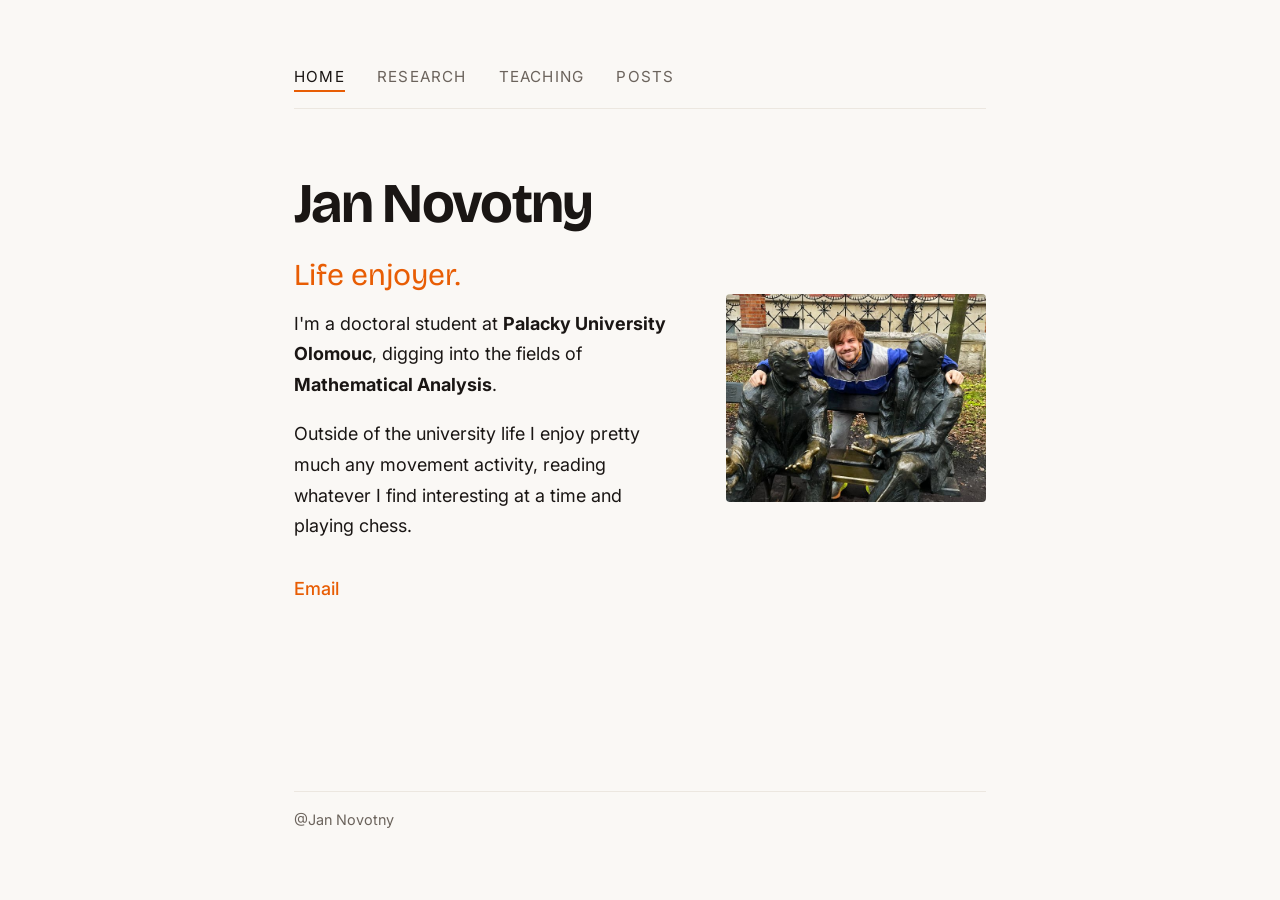
<file: index.html>
<!doctype html>
<html lang="en">
  <head>
    <meta charset="utf-8" />
    <meta name="viewport" content="width=device-width, initial-scale=1" />
    <title>Jan Novotny</title>
    <link rel="preconnect" href="https://fonts.googleapis.com" />
    <link rel="preconnect" href="https://fonts.gstatic.com" crossorigin />
    <link
      rel="icon"
      href="data:image/svg+xml,<svg xmlns=%22http://www.w3.org/2000/svg%22 viewBox=%220 0 100 100%22><text y=%22.9em%22 font-size=%2290%22>🚀</text></svg>"
    />
    <link
      href="https://fonts.googleapis.com/css2?family=Bricolage+Grotesque:opsz,wght@12..96,400;12..96,600;12..96,700&family=Inter:wght@400;500;600&display=swap"
      rel="stylesheet"
    />
    <link rel="stylesheet" href="style.css" />
  </head>
  <body>
    <nav>
      <a href="index.html" class="active">Home</a>
      <a href="research.html">Research</a>
      <a href="teaching.html">Teaching</a>
      <!-- <a href="../projects.html">Projects</a> -->
      <a href="../posts.html">Posts</a>
    </nav>
    <div class="hero">
      <div class="hero-text">
        <h1>Jan Novotny</h1>
        <p class="tagline">Life enjoyer.</p>
        <p>
          I'm a doctoral student at <strong>Palacky University Olomouc</strong>,
          digging into the fields of <strong>Mathematical Analysis</strong>.
        </p>
        <p>
          Outside of the university life I enjoy pretty much any movement
          activity, reading whatever I find interesting at a time and playing
          chess.
        </p>
        <p class="links">
          <a href="mailto:jan.novotny03@upol.cz">Email</a>
        </p>
      </div>
      <img
        src="files/figs/me-Banach-Nikodym-and-I.jpg"
        alt="Jan Novotny"
        class="portrait"
      />
    </div>
    <footer>
      <p>@Jan Novotny</p>
    </footer>
  </body>
</html>
</file>
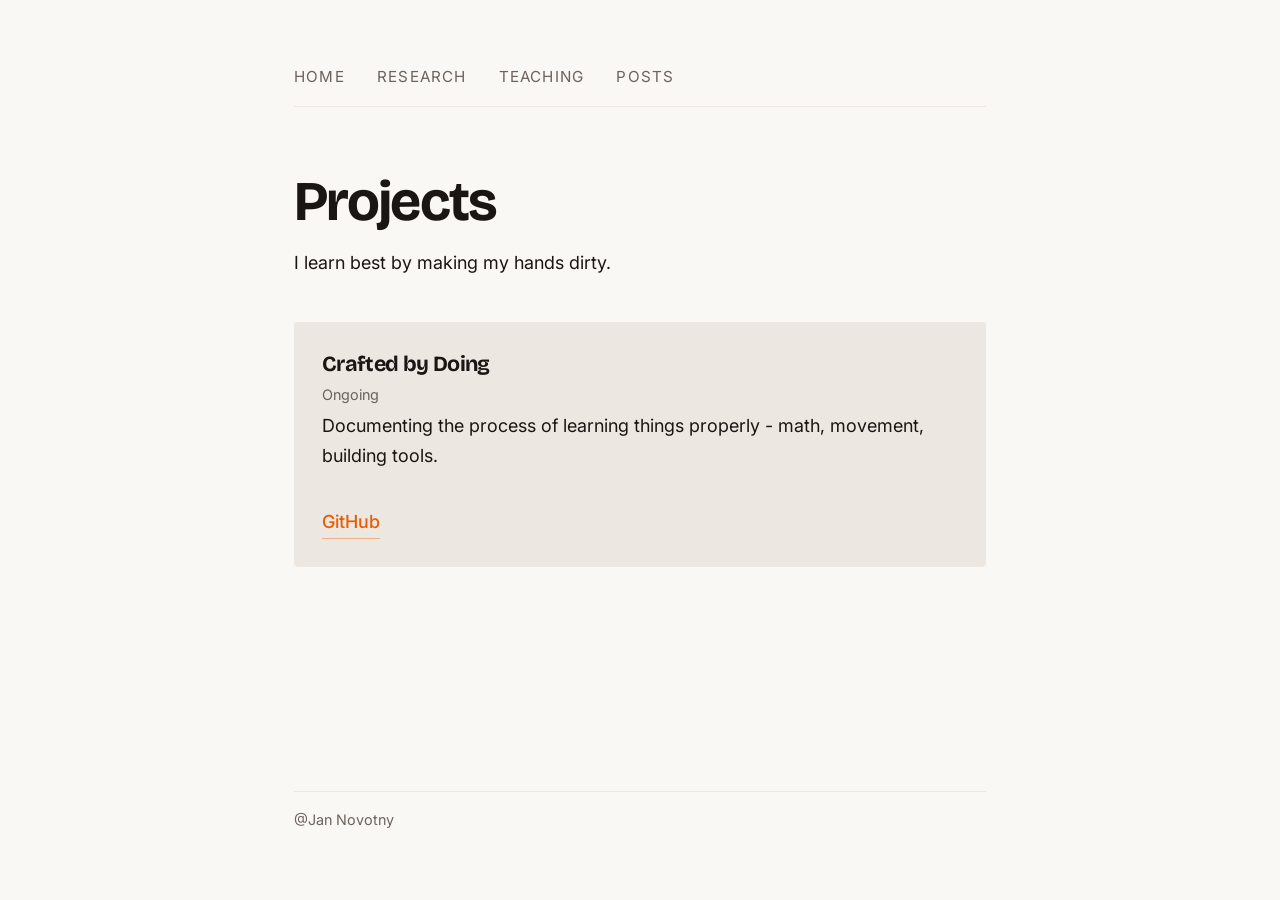
<file: _projects.html>
<!doctype html>
<html lang="en">
  <head>
    <meta charset="utf-8" />
    <meta name="viewport" content="width=device-width, initial-scale=1" />
    <title>Jan Novotny - Projects</title>
    <link rel="preconnect" href="https://fonts.googleapis.com" />
    <link rel="preconnect" href="https://fonts.gstatic.com" crossorigin />
    <link
      rel="icon"
      href="data:image/svg+xml,<svg xmlns=%22http://www.w3.org/2000/svg%22 viewBox=%220 0 100 100%22><text y=%22.9em%22 font-size=%2290%22>🚀</text></svg>"
    />
    <link
      href="https://fonts.googleapis.com/css2?family=Bricolage+Grotesque:opsz,wght@12..96,400;12..96,600;12..96,700&family=Inter:wght@400;500;600&display=swap"
      rel="stylesheet"
    />
    <link rel="stylesheet" href="style.css" />
  </head>
  <body>
    <nav>
      <a href="index.html">Home</a>
      <a href="research.html">Research</a>
      <a href="teaching.html">Teaching</a>
      <!-- <a href="projects.html" class="active">Projects</a> -->
      <a href="posts.html">Posts</a>
    </nav>
    <h1>Projects</h1>
    <p>I learn best by making my hands dirty.</p>
    <div class="cards">
      <article class="card">
        <h2>Crafted by Doing</h2>
        <p class="card-meta">Ongoing</p>
        <p>
          Documenting the process of learning things properly - math, movement,
          building tools.
        </p>
        <a href="https://github.com/craftedbydoing" class="card-link">GitHub</a>
      </article>
    </div>
    <footer>
      <p>@Jan Novotny</p>
    </footer>
  </body>
</html>
</file>
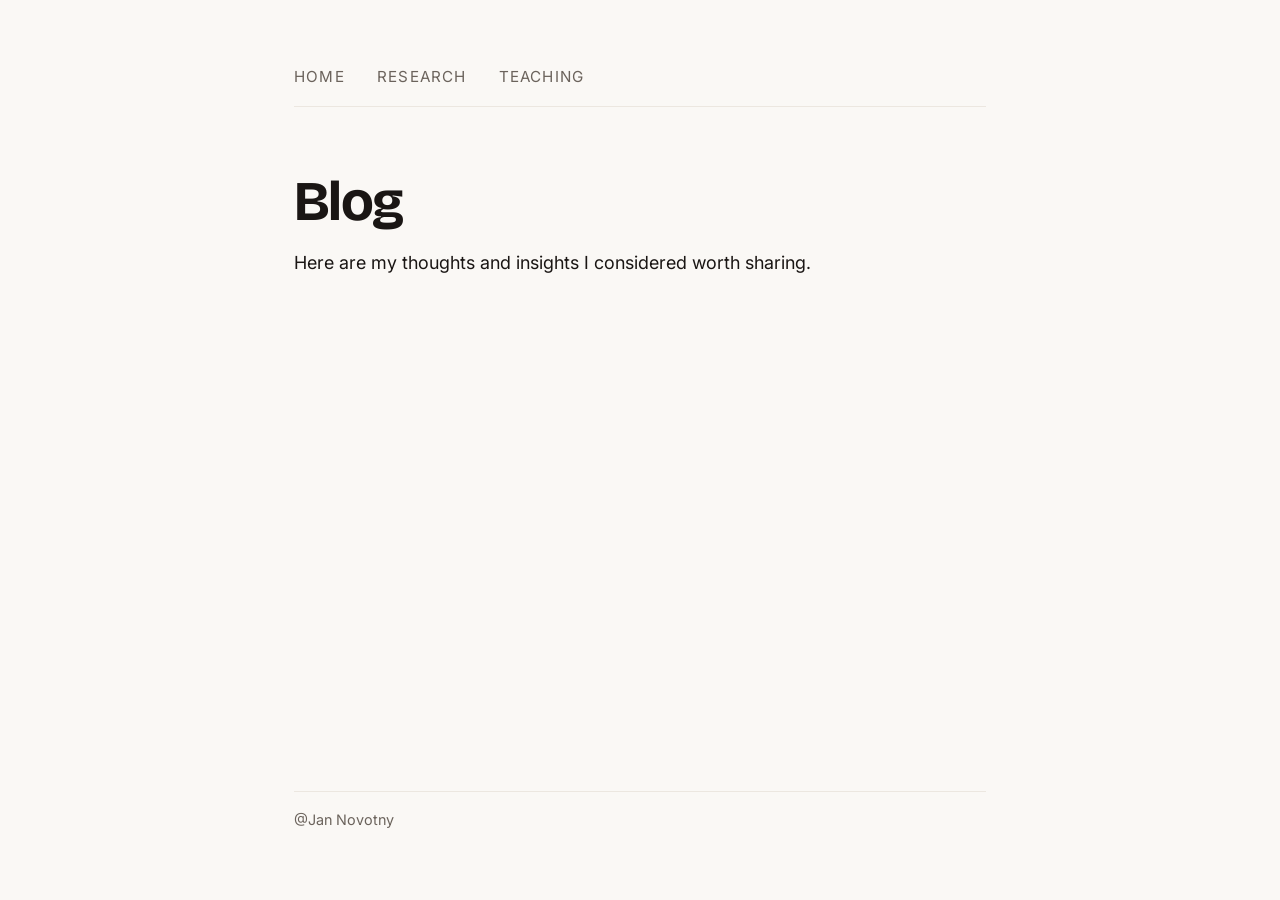
<file: blog.html>
<!doctype html>
<html lang="en">
  <head>
    <meta charset="utf-8" />
    <meta name="viewport" content="width=device-width, initial-scale=1" />
    <title>Jan Novotny - Blog</title>
    <link rel="preconnect" href="https://fonts.googleapis.com" />
    <link rel="preconnect" href="https://fonts.gstatic.com" crossorigin />
    <link
      rel="icon"
      href="data:image/svg+xml,<svg xmlns=%22http://www.w3.org/2000/svg%22 viewBox=%220 0 100 100%22><text y=%22.9em%22 font-size=%2290%22>🚀</text></svg>"
    />
    <link
      href="https://fonts.googleapis.com/css2?family=Bricolage+Grotesque:opsz,wght@12..96,400;12..96,600;12..96,700&family=Inter:wght@400;500;600&display=swap"
      rel="stylesheet"
    />
    <link rel="stylesheet" href="style.css" />
  </head>
  <body>
    <nav>
      <a href="index.html">Home</a>
      <a href="research.html">Research</a>
      <a href="teaching.html">Teaching</a>
      <!-- <a href="projects.html">Projects</a>
      <a href="blog.html" class="active">Blog</a> -->
    </nav>
    <h1>Blog</h1>
    <p>Here are my thoughts and insights I considered worth sharing.</p>
    <footer>
      <p>@Jan Novotny</p>
    </footer>
  </body>
</html>
</file>
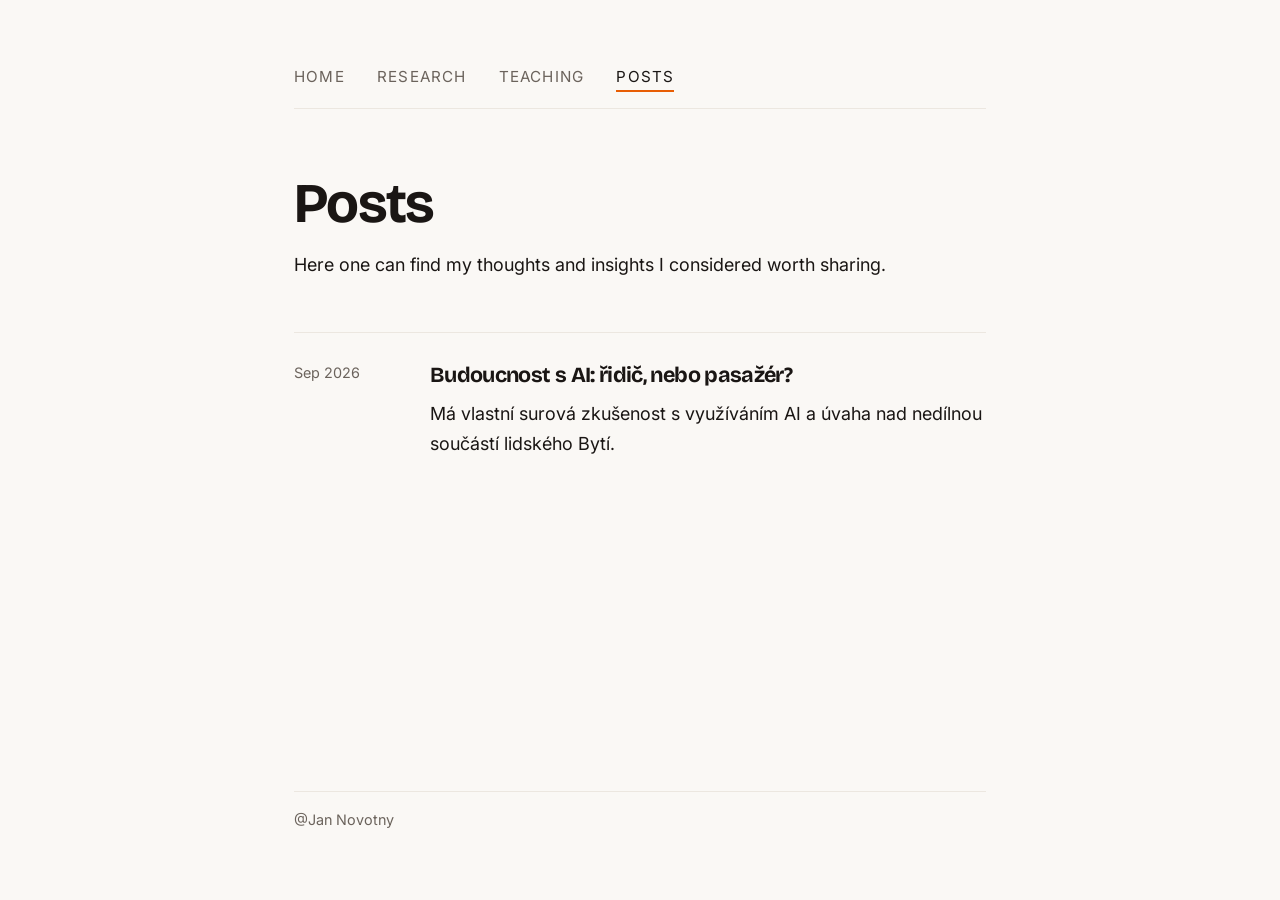
<file: posts.html>
<!doctype html>
<html lang="en">
  <head>
    <meta charset="utf-8" />
    <meta name="viewport" content="width=device-width, initial-scale=1" />
    <title>Jan Novotny - Blog</title>
    <link rel="preconnect" href="https://fonts.googleapis.com" />
    <link rel="preconnect" href="https://fonts.gstatic.com" crossorigin />
    <link
      rel="icon"
      href="data:image/svg+xml,<svg xmlns=%22http://www.w3.org/2000/svg%22 viewBox=%220 0 100 100%22><text y=%22.9em%22 font-size=%2290%22>🚀</text></svg>"
    />
    <link
      href="https://fonts.googleapis.com/css2?family=Bricolage+Grotesque:opsz,wght@12..96,400;12..96,600;12..96,700&family=Inter:wght@400;500;600&display=swap"
      rel="stylesheet"
    />
    <link rel="stylesheet" href="style.css" />
  </head>
  <body>
    <nav>
      <a href="index.html">Home</a>
      <a href="research.html">Research</a>
      <a href="teaching.html">Teaching</a>
      <!-- <a href="projects.html">Projects</a> -->
      <a href="posts.html" class="active">Posts</a>
    </nav>
    <h1>Posts</h1>
    <p>
      Here one can find my thoughts and insights I considered worth sharing.
    </p>
    <div class="posts">
      <article class="post">
        <time datetime="2026-09-20">Sep 2026</time>
        <div>
          <h2>
            <a href="files/posts/2026-09-Budoucnost-s-AI.pdf"
              >Budoucnost s AI: řidič, nebo pasažér?</a
            >
          </h2>
          <p>
            Má vlastní surová zkušenost s využíváním AI a úvaha nad nedílnou
            součástí lidského Bytí.
          </p>
        </div>
      </article>
    </div>
    <footer>
      <p>@Jan Novotny</p>
    </footer>
  </body>
</html>
</file>
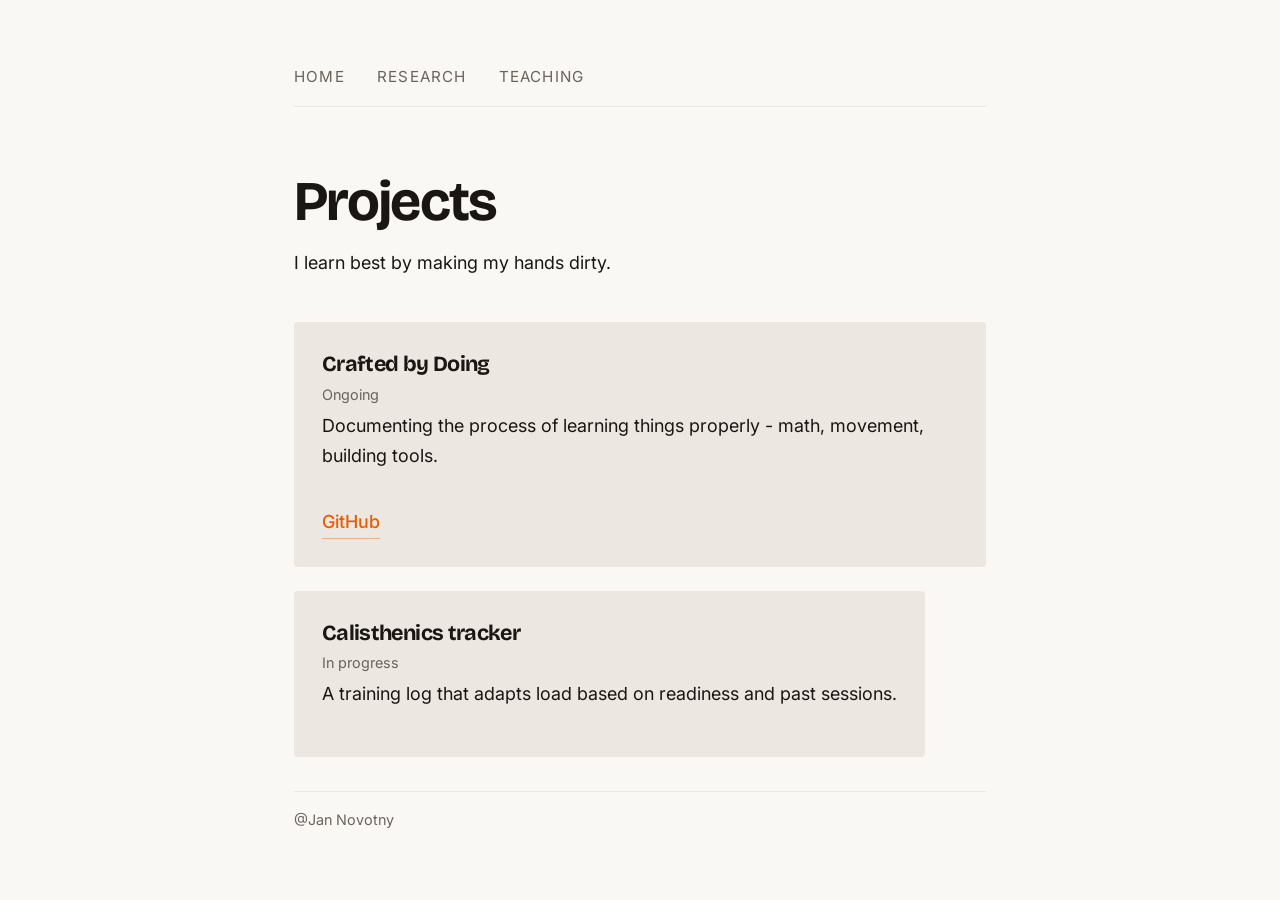
<file: projects.html>
<!doctype html>
<html lang="en">
  <head>
    <meta charset="utf-8" />
    <meta name="viewport" content="width=device-width, initial-scale=1" />
    <title>Jan Novotny - Projects</title>
    <link rel="preconnect" href="https://fonts.googleapis.com" />
    <link rel="preconnect" href="https://fonts.gstatic.com" crossorigin />
    <link
      rel="icon"
      href="data:image/svg+xml,<svg xmlns=%22http://www.w3.org/2000/svg%22 viewBox=%220 0 100 100%22><text y=%22.9em%22 font-size=%2290%22>🚀</text></svg>"
    />
    <link
      href="https://fonts.googleapis.com/css2?family=Bricolage+Grotesque:opsz,wght@12..96,400;12..96,600;12..96,700&family=Inter:wght@400;500;600&display=swap"
      rel="stylesheet"
    />
    <link rel="stylesheet" href="style.css" />
  </head>
  <body>
    <nav>
      <a href="index.html">Home</a>
      <a href="research.html">Research</a>
      <a href="teaching.html">Teaching</a>
      <!-- <a href="projects.html" class="active">Projects</a>
      <a href="blog.html">Blog</a> -->
    </nav>
    <h1>Projects</h1>
    <p>I learn best by making my hands dirty.</p>
    <div class="cards">
      <article class="card">
        <h2>Crafted by Doing</h2>
        <p class="card-meta">Ongoing</p>
        <p>
          Documenting the process of learning things properly - math, movement,
          building tools.
        </p>
        <a href="https://github.com/craftedbydoing" class="card-link">GitHub</a>
      </article>

      <article class="card">
        <h2>Calisthenics tracker</h2>
        <p class="card-meta">In progress</p>
        <p>
          A training log that adapts load based on readiness and past sessions.
        </p>
      </article>
    </div>
    <footer>
      <p>@Jan Novotny</p>
    </footer>
  </body>
</html>
</file>
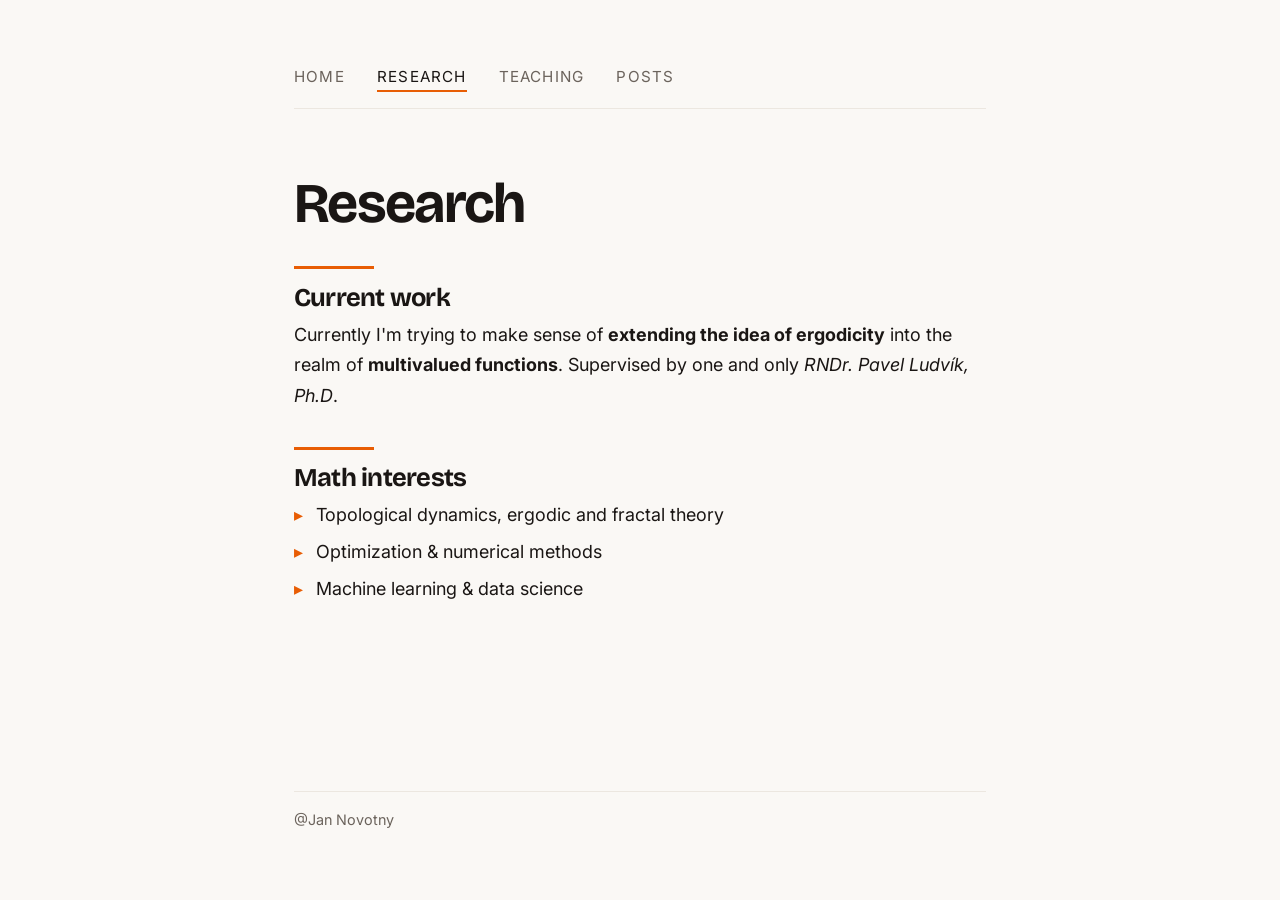
<file: research.html>
<!doctype html>
<html lang="en">
  <head>
    <meta charset="utf-8" />
    <meta name="viewport" content="width=device-width, initial-scale=1" />
    <title>Jan Novotny - Research</title>
    <link rel="preconnect" href="https://fonts.googleapis.com" />
    <link rel="preconnect" href="https://fonts.gstatic.com" crossorigin />
    <link
      rel="icon"
      href="data:image/svg+xml,<svg xmlns=%22http://www.w3.org/2000/svg%22 viewBox=%220 0 100 100%22><text y=%22.9em%22 font-size=%2290%22>🚀</text></svg>"
    />
    <link
      href="https://fonts.googleapis.com/css2?family=Bricolage+Grotesque:opsz,wght@12..96,400;12..96,600;12..96,700&family=Inter:wght@400;500;600&display=swap"
      rel="stylesheet"
    />
    <link rel="stylesheet" href="style.css" />
  </head>
  <body>
    <nav>
      <a href="index.html">Home</a>
      <a href="research.html" class="active">Research</a>
      <a href="teaching.html">Teaching</a>
      <!-- <a href="../projects.html">Projects</a> -->
      <a href="../posts.html">Posts</a>
    </nav>
    <h1>Research</h1>
    <h2>Current work</h2>
    <p>
      Currently I'm trying to make sense of
      <strong>extending the idea of ergodicity</strong>
      into the realm of <strong>multivalued functions</strong>. Supervised by
      one and only <em>RNDr. Pavel Ludvík, Ph.D</em>.
    </p>

    <h2>Math interests</h2>
    <ul>
      <li>Topological dynamics, ergodic and fractal theory</li>
      <li>Optimization & numerical methods</li>
      <li>Machine learning & data science</li>
    </ul>
    <footer>
      <p>@Jan Novotny</p>
    </footer>
  </body>
</html>
</file>
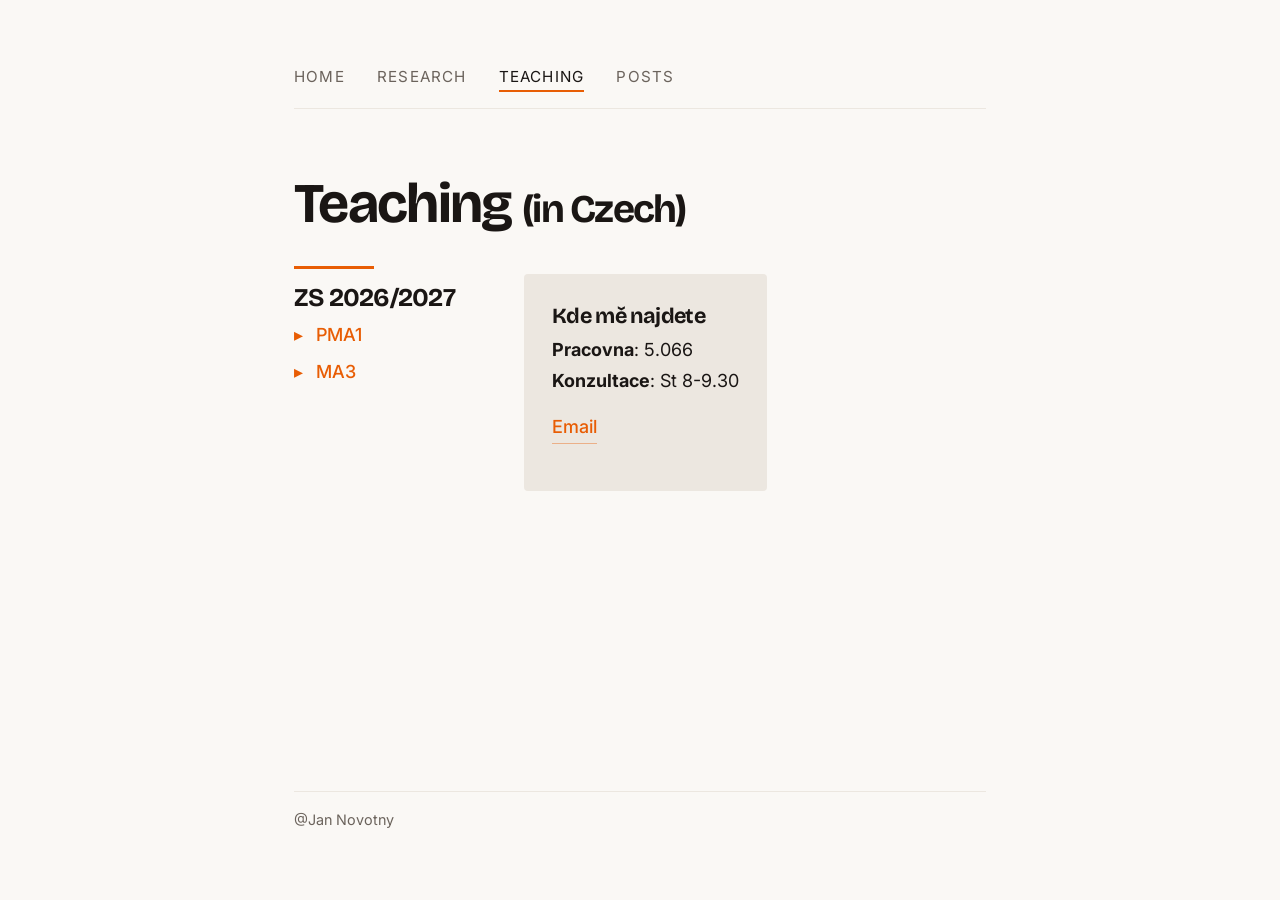
<file: teaching.html>
<!doctype html>
<html lang="en">
  <head>
    <meta charset="utf-8" />
    <meta name="viewport" content="width=device-width, initial-scale=1" />
    <title>Jan Novotny - Teaching</title>
    <link rel="preconnect" href="https://fonts.googleapis.com" />
    <link rel="preconnect" href="https://fonts.gstatic.com" crossorigin />
    <link
      rel="icon"
      href="data:image/svg+xml,<svg xmlns=%22http://www.w3.org/2000/svg%22 viewBox=%220 0 100 100%22><text y=%22.9em%22 font-size=%2290%22>🚀</text></svg>"
    />
    <link
      href="https://fonts.googleapis.com/css2?family=Bricolage+Grotesque:opsz,wght@12..96,400;12..96,600;12..96,700&family=Inter:wght@400;500;600&display=swap"
      rel="stylesheet"
    />
    <link rel="stylesheet" href="style.css" />
  </head>
  <body>
    <nav>
      <a href="index.html">Home</a>
      <a href="research.html">Research</a>
      <a href="teaching.html" class="active">Teaching</a>
      <!-- <a href="../projects.html">Projects</a> -->
      <a href="../posts.html">Posts</a>
    </nav>
    <h1>Teaching <span style="font-size: 70%">(in Czech)</span></h1>
    <div class="teaching-columns">
      <div>
        <h2>ZS 2026/2027</h2>
        <ul>
          <li><a href="courses/PMA1.html">PMA1</a></li>
          <li><a href="courses/MA3.html">MA3</a></li>
        </ul>
      </div>
      <div class="cards">
        <article class="card">
          <h2>Kde mě najdete</h2>
          <p>
            <strong>Pracovna</strong>: 5.066 <br />
            <strong>Konzultace</strong>: St 8-9.30 <br />
            <a href="mailto:jan.novotny03@upol.cz" class="card-link">Email</a>
          </p>
        </article>
      </div>
    </div>
    <footer>
      <p>@Jan Novotny</p>
    </footer>
  </body>
</html>
</file>
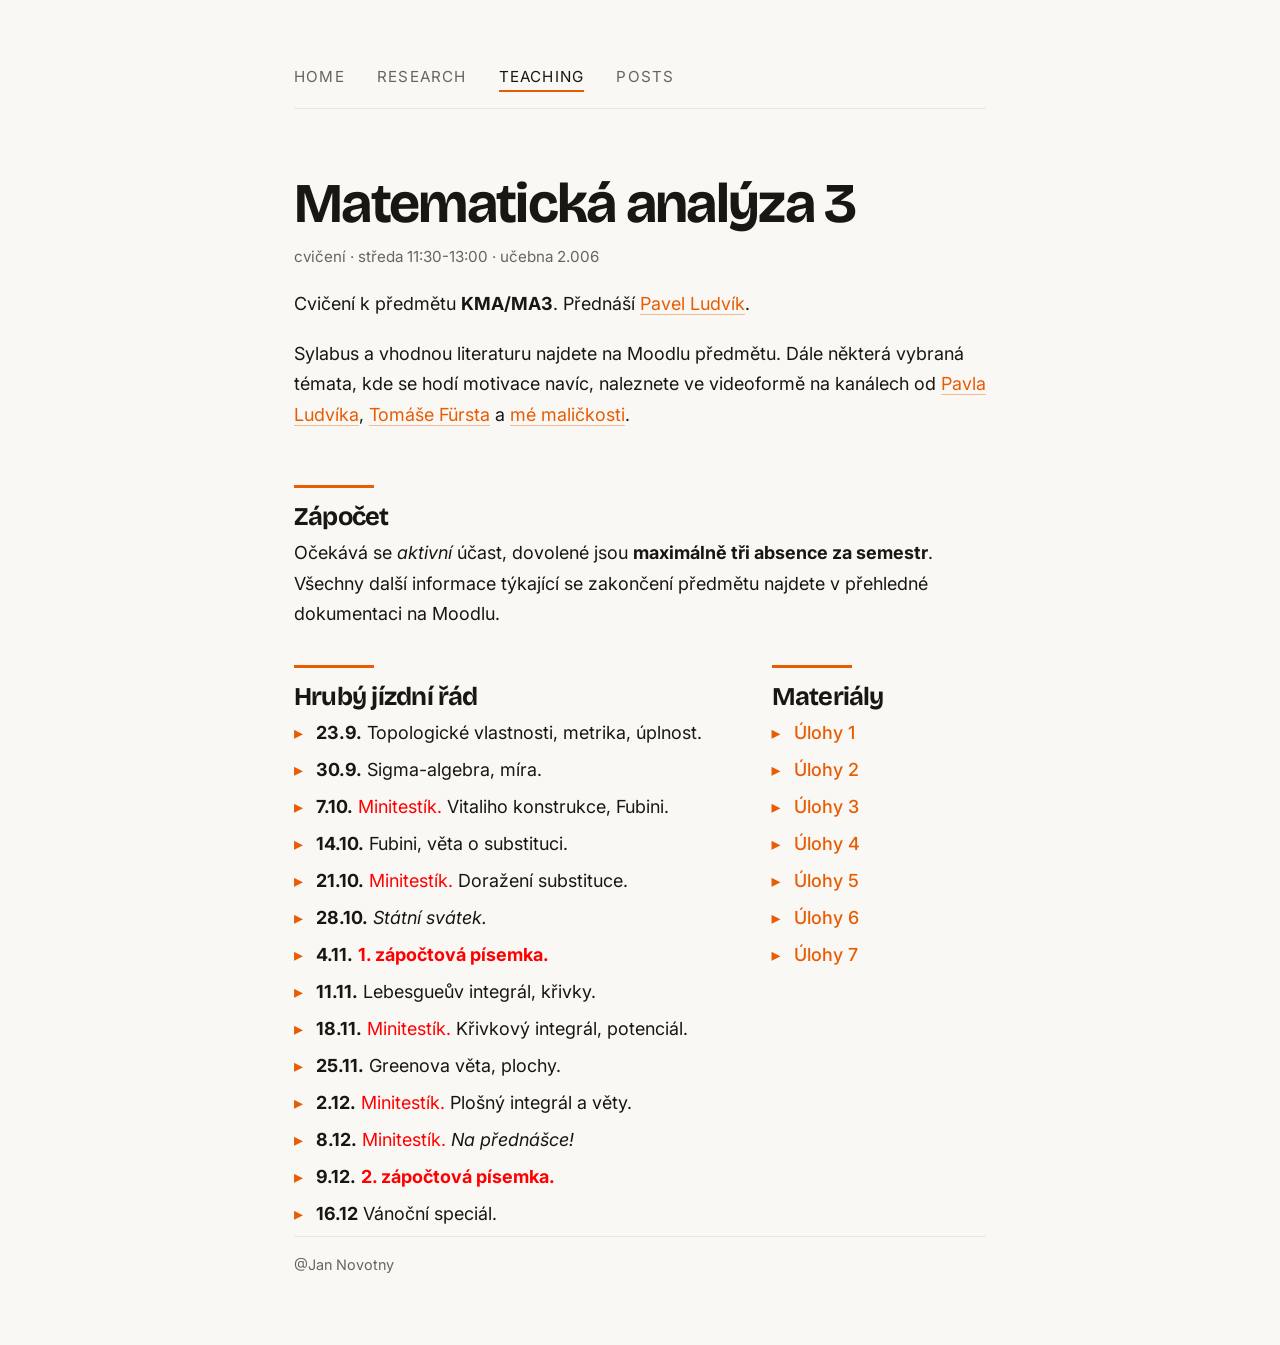
<file: courses/MA3.html>
<!doctype html>
<html lang="cs">
  <head>
    <meta charset="utf-8" />
    <meta name="viewport" content="width=device-width, initial-scale=1" />
    <title>Jan Novotny - MA3</title>
    <link rel="preconnect" href="https://fonts.googleapis.com" />
    <link rel="preconnect" href="https://fonts.gstatic.com" crossorigin />
    <link
      rel="icon"
      href="data:image/svg+xml,<svg xmlns=%22http://www.w3.org/2000/svg%22 viewBox=%220 0 100 100%22><text y=%22.9em%22 font-size=%2290%22>🚀</text></svg>"
    />
    <link
      href="https://fonts.googleapis.com/css2?family=Bricolage+Grotesque:opsz,wght@12..96,400;12..96,600;12..96,700&family=Inter:wght@400;500;600&display=swap"
      rel="stylesheet"
    />
    <link rel="stylesheet" href="../style.css" />
  </head>
  <body>
    <nav>
      <a href="../index.html">Home</a>
      <a href="../research.html">Research</a>
      <a href="../teaching.html" class="active">Teaching</a>
      <!-- <a href="../projects.html">Projects</a> -->
      <a href="../posts.html">Posts</a>
    </nav>
    <h1>Matematická analýza 3</h1>
    <p class="course-meta">cvičení · středa 11:30-13:00 · učebna 2.006</p>
    <p>
      Cvičení k předmětu <strong>KMA/MA3</strong>. Přednáší
        <a href="https://kma.upol.cz/katedra/lide/vizitka/ludvik/">Pavel Ludvík</a
          >.
      <p>
        Sylabus a vhodnou literaturu najdete na Moodlu předmětu. Dále některá
          vybraná témata, kde se hodí motivace navíc, naleznete ve videoformě na
          kanálech od
          <a href="https://www.youtube.com/@pavelludvik7773">Pavla Ludvíka</a>,
          <a href="https://www.youtube.com/@matematikaupol1233">Tomáše Fürsta</a> a
          <a href="https://www.youtube.com/@honzisnovotny">mé maličkosti</a>.
        </p>
    </p>
    <h2>Zápočet</h2>
    <p>
      Očekává se <em>aktivní</em> účast, dovolené jsou
      <strong>maximálně tři absence za semestr</strong>. Všechny další informace
      týkající se zakončení předmětu najdete v přehledné dokumentaci na Moodlu.
    </p>
    <div class="teaching-info">
      <div>
        <h2>Hrubý jízdní řád</h2>
        <ul>
          <li><strong>23.9.</strong> Topologické vlastnosti, metrika, úplnost.</li>
          <li><strong>30.9.</strong> Sigma-algebra, míra.</li>
          <li>
            <strong>7.10.</strong>
            <span style="color: red">Minitestík.</span> Vitaliho konstrukce, Fubini.
          </li>
          <li><strong>14.10.</strong> Fubini, věta o substituci.</li>
          <li>
            <strong>21.10.</strong>
            <span style="color: red">Minitestík.</span> Doražení substituce.
          </li>
          <li>
            <strong>28.10.</strong>
            <em> Státní svátek.</em>
          </li>
          <li>
            <strong>4.11.</strong>
            <span style="color: red; font-weight: bold"> 1. zápočtová písemka.</span>
          </li>
          <li>
            <strong>11.11.</strong> Lebesgueův integrál, křivky.
          </li>
          <li>
            <strong>18.11.</strong>
            <span style="color: red">Minitestík.</span> Křivkový integrál, potenciál.
          </li>
          <li>
            <strong>25.11.</strong> Greenova věta, plochy.
          </li>
          <li>
            <strong>2.12.</strong>
            <span style="color: red">Minitestík.</span> Plošný integrál a věty.
          </li>
          <li>
            <strong>8.12.</strong> 
            <span style="color: red">Minitestík.</span>
            <em> Na přednášce!</em>
          </li>
          <li>
            <strong>9.12.</strong>
            <span style="color: red; font-weight: bold"> 2. zápočtová písemka.</span>
          </li>
          <li>
            <strong>16.12</strong> Vánoční speciál.
          </li>
        </ul>
      </div>
      <div>
        <h2>Materiály</h2>
        <ul>
          <li><a href="../files/MA3/2026W/MA3-sheet01.pdf">Úlohy 1</a></li>
          <li><a href="../files/MA3/2026W/MA3-sheet02.pdf">Úlohy 2</a></li>
          <li><a href="../files/MA3/2026W/MA3-sheet03.pdf">Úlohy 3</a></li>
          <li><a href="../files/MA3/2026W/MA3-sheet04.pdf">Úlohy 4</a></li>
          <li><a href="../files/MA3/2026W/MA3-sheet05.pdf">Úlohy 5</a></li>
          <li><a href="../files/MA3/2026W/MA3-sheet06.pdf">Úlohy 6</a></li>
          <li><a href="../files/MA3/2026W/MA3-sheet07.pdf">Úlohy 7</a></li>
        </ul>
      </div>
    </div>
    <footer>
      <p>@Jan Novotny</p>
    </footer>
  </body>
</html>
</file>
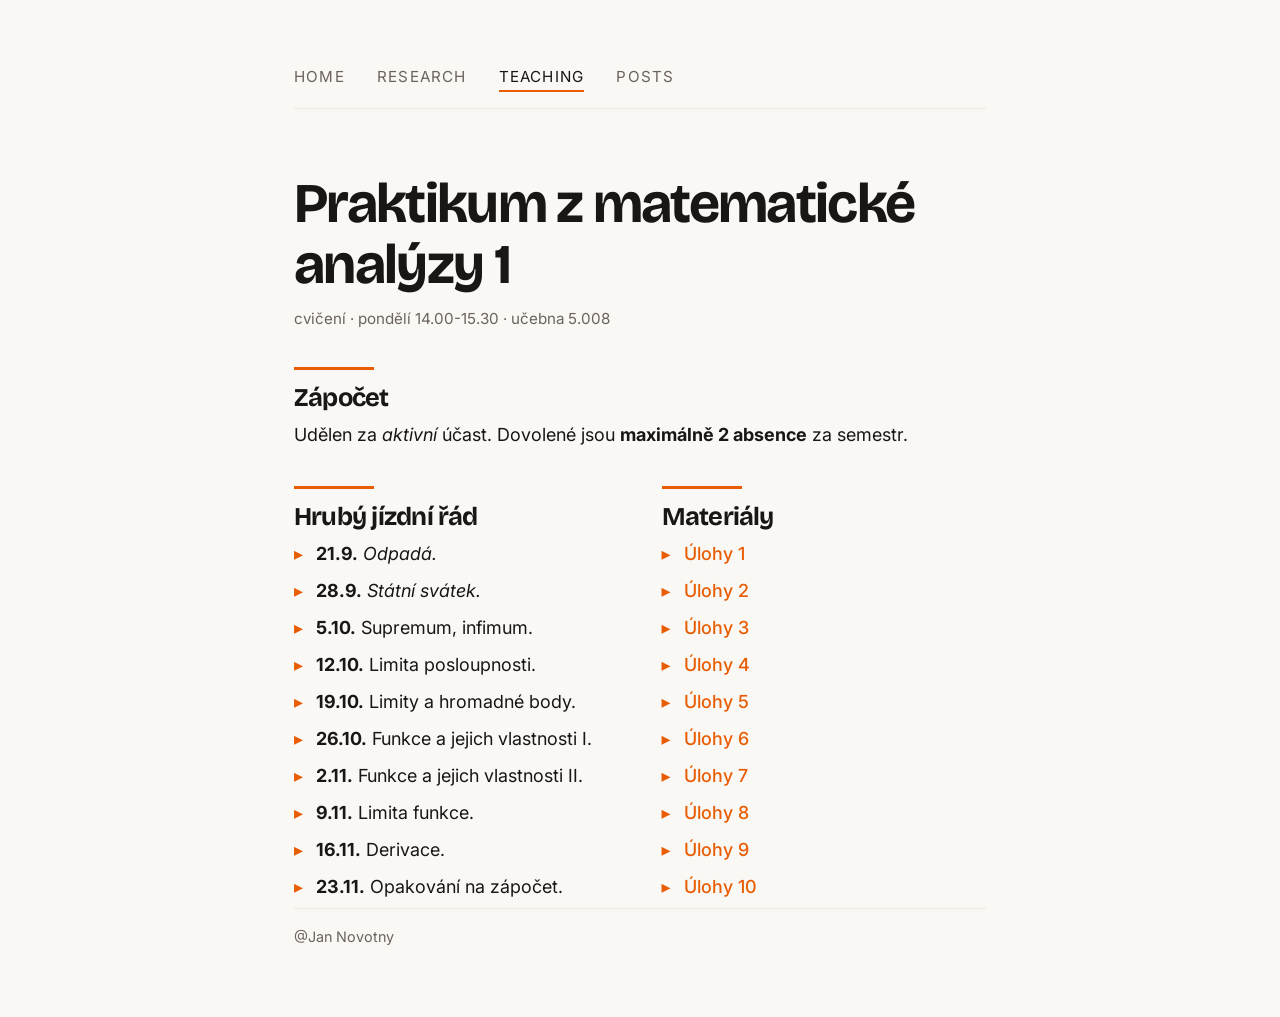
<file: courses/PMA1.html>
<!doctype html>
<html lang="cs">
  <head>
    <meta charset="utf-8" />
    <meta name="viewport" content="width=device-width, initial-scale=1" />
    <title>Jan Novotny - PMA1</title>
    <link rel="preconnect" href="https://fonts.googleapis.com" />
    <link rel="preconnect" href="https://fonts.gstatic.com" crossorigin />
    <link
      rel="icon"
      href="data:image/svg+xml,<svg xmlns=%22http://www.w3.org/2000/svg%22 viewBox=%220 0 100 100%22><text y=%22.9em%22 font-size=%2290%22>🚀</text></svg>"
    />
    <link
      href="https://fonts.googleapis.com/css2?family=Bricolage+Grotesque:opsz,wght@12..96,400;12..96,600;12..96,700&family=Inter:wght@400;500;600&display=swap"
      rel="stylesheet"
    />
    <link rel="stylesheet" href="../style.css" />
  </head>
  <body>
    <nav>
      <a href="../index.html">Home</a>
      <a href="../research.html">Research</a>
      <a href="../teaching.html" class="active">Teaching</a>
      <!-- <a href="../projects.html">Projects</a> -->
      <a href="../posts.html">Posts</a>
    </nav>
    <h1>Praktikum z matematické analýzy 1</h1>
    <p class="course-meta">cvičení · pondělí 14.00-15.30 · učebna 5.008</p>
    <h2>Zápočet</h2>
    <p>
      Udělen za <em>aktivní</em> účast. Dovolené jsou
      <strong>maximálně 2 absence</strong> za semestr.
    </p>
    <div class="teaching-info">
      <div>
        <h2>Hrubý jízdní řád</h2>
        <ul>
          <li><strong>21.9.</strong> <em>Odpadá.</em></li>
          <li><strong>28.9.</strong> <em>Státní svátek.</em></li>
          <li><strong>5.10.</strong> Supremum, infimum.</li>
          <li><strong>12.10.</strong> Limita posloupnosti.</li>
          <li><strong>19.10.</strong> Limity a hromadné body.</li>
          <li><strong>26.10.</strong> Funkce a jejich vlastnosti I.</li>
          <li><strong>2.11.</strong> Funkce a jejich vlastnosti II.</li>
          <li><strong>9.11.</strong> Limita funkce.</li>
          <li><strong>16.11.</strong> Derivace.</li>
          <li><strong>23.11.</strong> Opakování na zápočet.</li>
        </ul>
      </div>
      <div>
        <h2>Materiály</h2>
        <ul>
          <li><a href="../files/PMA1/2026W/PMA1-sheet01.pdf">Úlohy 1</a></li>
          <li><a href="../files/PMA1/2026W/PMA1-sheet02.pdf">Úlohy 2</a></li>
          <li><a href="../files/PMA1/2026W/PMA1-sheet03.pdf">Úlohy 3</a></li>
          <li><a href="../files/PMA1/2026W/PMA1-sheet04.pdf">Úlohy 4</a></li>
          <li><a href="../files/PMA1/2026W/PMA1-sheet05.pdf">Úlohy 5</a></li>
          <li><a href="../files/PMA1/2026W/PMA1-sheet06.pdf">Úlohy 6</a></li>
          <li><a href="../files/PMA1/2026W/PMA1-sheet07.pdf">Úlohy 7</a></li>
          <li><a href="../files/PMA1/2026W/PMA1-sheet08.pdf">Úlohy 8</a></li>
          <li><a href="../files/PMA1/2026W/PMA1-sheet09.pdf">Úlohy 9</a></li>
          <li><a href="../files/PMA1/2026W/PMA1-sheet10.pdf">Úlohy 10</a></li>
        </ul>
      </div>
    </div>
    <footer>
      <p>@Jan Novotny</p>
    </footer>
  </body>
</html>
</file>
<file: style.css>
/* ---------- 1. Reset ---------- */
*,
*::before,
*::after {
  box-sizing: border-box;
}
body,
h1,
h2,
h3,
p,
ul,
ol,
figure {
  margin: 0;
}
img {
  max-width: 100%;
  display: block;
}
/* ---------- 2. Tokens ---------- */
:root {
  --bg: #faf8f5;
  --surface: #ece7e0;
  --text: #1a1614;
  --muted: #6b635c;
  --accent: #e85d04;
  --accent-dark: #b84803;
  --accent2: #c9187e;
  --serif: "Bricolage Grotesque", Georgia, serif;
  --sans: "Inter", system-ui, sans-serif;
}
/* ---------- 3. Page layout ---------- */
body {
  min-height: 100vh;
  display: flex;
  flex-direction: column;
  background: var(--bg);
  color: var(--text);
  font-family: var(--sans);
  font-size: 18px;
  line-height: 1.7;
  max-width: 740px;
  margin: 0 auto;
  padding: 4rem 1.5rem;
}
/* ---------- 4. Typography ---------- */
h1 {
  font-family: var(--serif);
  font-size: 3.5rem;
  line-height: 1.1;
  margin: 0 0 1rem;
  font-weight: 700;
  letter-spacing: -0.03em;
}
h2 {
  position: relative;
  font-family: var(--serif);
  font-size: 1.6rem;
  padding-top: 0.6rem;
  margin-top: 1rem;
  letter-spacing: -0.03em;
}
h2::before {
  content: "";
  position: absolute;
  top: 0;
  left: 0;
  width: 5rem;
  height: 3px;
  background: var(--accent);
}
p {
  margin: 0 0 1.2rem;
}
/* ---------- 5. Links ---------- */
a {
  text-decoration: none;
  color: var(--accent);
}
a:focus-visible {
  outline: 2px solid var(--accent);
  outline-offset: 3px;
}
p a {
  border-bottom: 1px solid color-mix(in srgb, var(--accent) 40%, transparent);
}
p a:hover {
  border-bottom-color: var(--accent);
}
/* ---------- 6. Lists ---------- */
ul {
  list-style: none;
  padding-left: 0;
}
li {
  position: relative;
  padding-left: 1.4rem;
  margin-bottom: 0.4rem;
}
li a {
  color: var(--accent);
  font-weight: 500;
}
li a:hover {
  color: var(--accent-dark);
}
li::before {
  content: "▸";
  position: absolute;
  left: 0;
  color: var(--accent);
}
li a::after {
  content: "→";
  opacity: 0;
  display: inline-block;
  transition:
    opacity 0.15s ease,
    margin-left 0.15s ease;
}
li a:hover::after {
  opacity: 1;
  margin-left: 0.6rem;
}
/* ---------- 7. Nav ---------- */
nav {
  display: flex;
  gap: 2rem;
  margin-bottom: 4rem;
  border-bottom: 1px solid var(--surface);
  padding-bottom: 1rem;
}
nav a {
  font-family: var(--sans);
  font-size: 0.95rem;
  color: var(--muted);
  text-transform: uppercase;
  letter-spacing: 0.08em;
  transition: color 0.15s ease;
}
nav a.active {
  color: var(--text);
  border-bottom: 2px solid var(--accent);
}
nav a:hover {
  color: var(--accent);
}
/* ---------- 8. Footer ---------- */
footer {
  margin-top: auto;
  padding-top: 1rem;
  border-top: 1px solid var(--surface);
  color: var(--muted);
  font-size: 0.9rem;
}
footer p {
  margin-bottom: 0.2rem;
}
/* ---- classes ---- */
.tagline {
  font-family: var(--serif);
  font-size: 1.9rem;
  color: var(--accent);
  margin-bottom: 0.4rem;
}
.course-meta {
  color: var(--muted);
  font-size: 0.95rem;
  margin-top: -0.4rem;
}
.links {
  display: flex;
  gap: 1.5rem;
  margin-top: 2rem;
}
/* GitHub / Email */
.links a {
  font-weight: 500;
  border-bottom: none;
}
.links a:hover {
  color: var(--accent-dark);
}
/* --- cards --- */
.cards {
  display: flex;
  flex-direction: column;
  align-items: flex-start;
  gap: 1.5rem;
  margin: 1.5rem 0;
}
.card {
  background: var(--surface);
  padding: 1.5rem 1.75rem 1.75rem;
  border-radius: 4px;
}
.card h2 {
  margin-top: 0;
  padding-top: 0;
  font-size: 1.35rem;
  /* color: var(--accent); */
}
.card h2::before {
  display: none;
}
.card-meta {
  color: var(--muted);
  font-size: 0.9rem;
  margin-bottom: 0.2rem;
}
.card-link {
  display: inline-block;
  font-weight: 500;
  margin-top: 1rem;
  border-bottom: 1px solid color-mix(in srgb, var(--accent) 40%, transparent);
}
.card-link:hover {
  color: var(--accent-dark);
  border-bottom-color: var(--accent);
}
.teaching-columns {
  display: flex;
  gap: 10%;
}
.teaching-info {
  display: flex;
  flex-direction: row;
  flex-wrap: wrap;
  /* justify-content: ; */
  gap: 10%;
  justify-content: start;
}

.hero {
  display: flex;
  gap: 3rem;
  align-items: center;
}
.hero-text {
  flex: 1;
}
.portrait {
  width: 260px;
  aspect-ratio: 5 / 4;
  object-fit: cover;
  border-radius: 4px;
  flex-shrink: 0;
}
/* ---------- Blog ---------- */
.posts {
  display: flex;
  flex-direction: column;
  margin-top: 2rem;
}
.post {
  display: grid;
  grid-template-columns: 7rem 1fr;
  gap: 1.5rem;
  padding: 1.5rem 0;
  border-top: 1px solid var(--surface);
}
.post time {
  color: var(--muted);
  font-size: 0.9rem;
  padding-top: 0.25rem;
}
.post h2 {
  margin: 0 0 0.3rem;
  padding: 0;
  font-size: 1.35rem;
}
.post h2::before {
  display: none;
}
.post h2 a {
  color: var(--text);
  transition: color 0.15s ease;
}
.post h2 a:hover {
  color: var(--accent);
}
.post p {
  margin-bottom: 0.3rem;
}
.post-meta {
  color: var(--muted);
  font-size: 0.85rem;
}

/* ---------- Mobile ---------- */
@media (max-width: 600px) {
  body {
    padding: 2rem 1.25rem;
    font-size: 17px;
  }
  h1 {
    font-size: 2.4rem;
  }
  nav {
    justify-content: center;
    flex-wrap: wrap;
    gap: 1rem 1.25rem;
    margin-bottom: 2.5rem;
  }
  li a {
    padding: 0.6rem 0.3rem;
  }
  nav a {
    padding: 0.4rem 0;
  }
  .card {
    padding: 1.25rem 1.25rem 1.5rem;
  }
  .hero {
    flex-direction: column-reverse;
    align-items: flex-start;
    gap: 1.5rem;
  }
  .portrait {
    width: 200px;
  }
  .teaching-columns {
    flex-direction: column-reverse;
  }
  .post {
    grid-template-columns: 1fr;
    gap: 0.2rem;
  }
}
</file>
